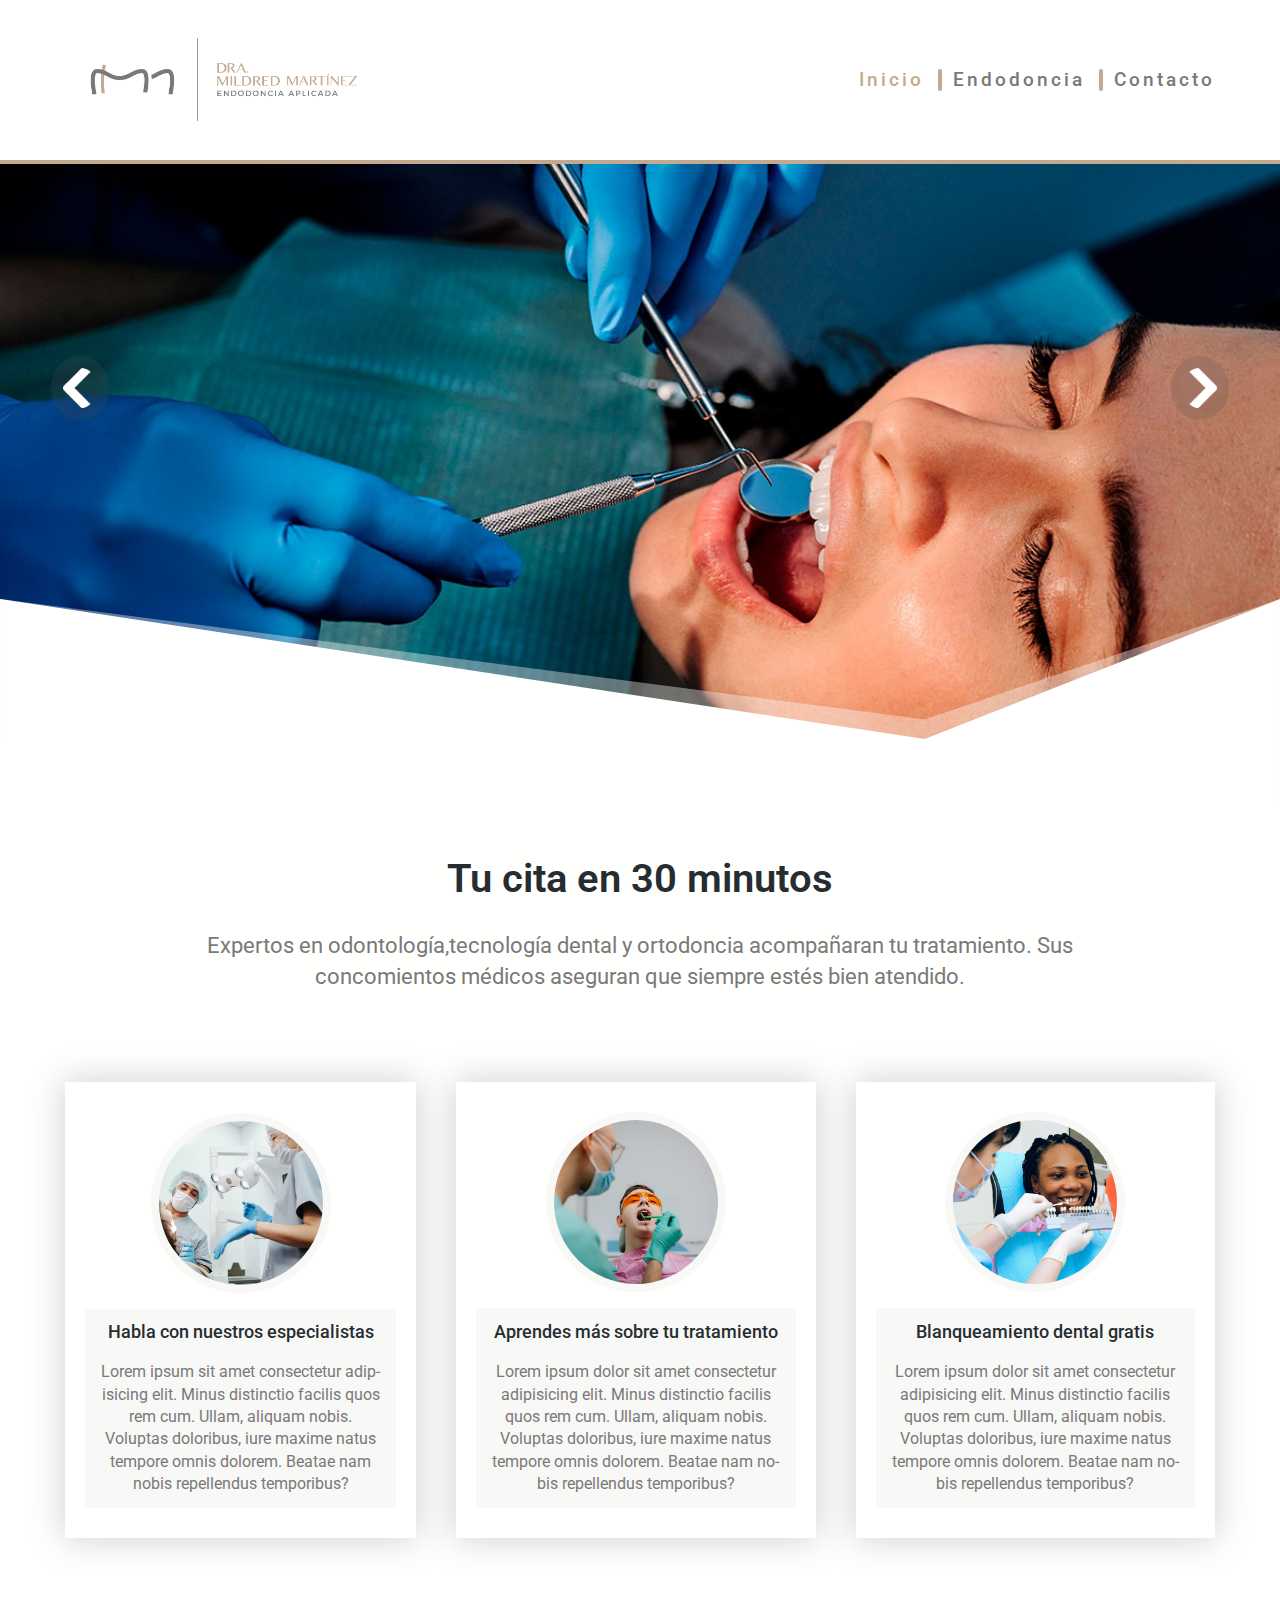
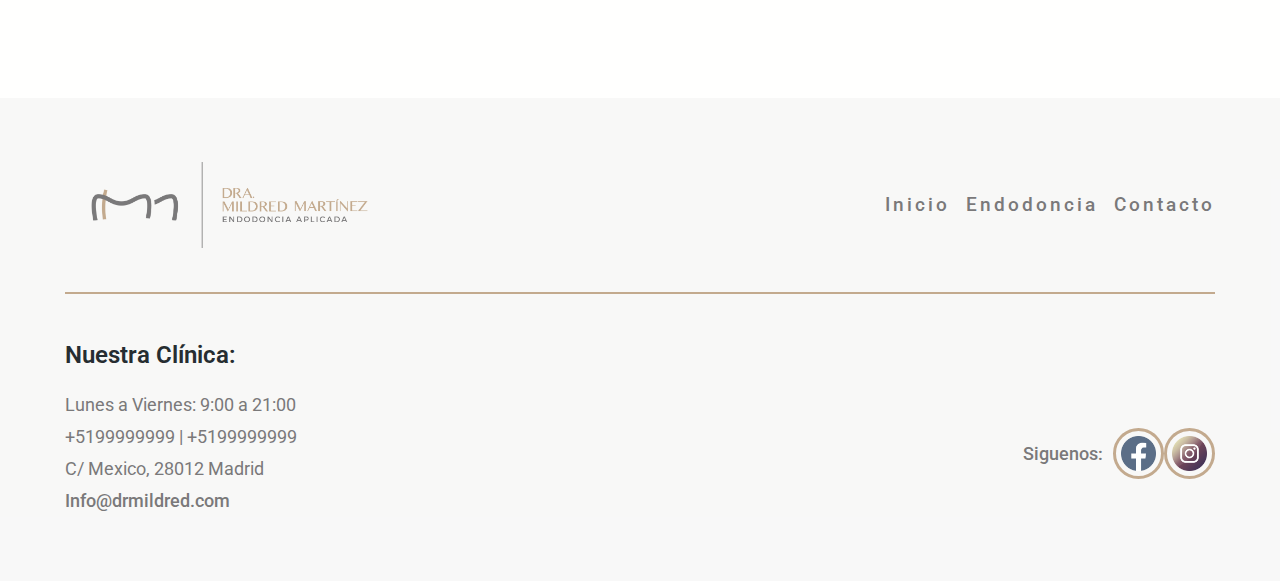
<file: index.html>
<!DOCTYPE html>
<html lang="en">
<head>
    <meta charset="UTF-8">
    <meta http-equiv="X-UA-Compatible" content="IE=edge">
    <!-- Primary Meta Tags -->
<title>Dr Mildred | Endodoncia</title>
<meta name="title" content="Dr Mildred | Endodoncia">
<meta name="description" content="Bienvenido, soy Mildred Martinez especialista en endodoncia, reserva para tu cita.">

<!-- Open Graph / Facebook -->
<meta property="og:type" content="website">
<meta property="og:url" content="https://metatags.io/">
<meta property="og:title" content="Dr Mildred | Endodoncia">
<meta property="og:description" content="Bienvenido, soy Mildred Martinez especialista en endodoncia, reserva para tu cita.">
<meta property="og:image" content="https://ginolevano.com/clientes/dentist/assets/logometa.jpg">

<!-- Twitter -->
<meta property="twitter:card" content="summary_large_image">
<meta property="twitter:url" content="https://metatags.io/">
<meta property="twitter:title" content="Dr Mildred | Endodoncia">
<meta property="twitter:description" content="Bienvenido, soy Mildred Martinez especialista en endodoncia, reserva para tu cita.">
<meta property="twitter:image" content="https://metatags.io/assets/meta-tags-16a33a6a8531e519cc0936fbba0ad904e52d35f34a46c97a2c9f6f7dd7d336f2.png">

<meta name="viewport" content="width=device-width, initial-scale=1.0">
<title>DrMildred | Inicio </title>
<link rel="preconnect" href="https://fonts.googleapis.com">
<link rel="preconnect" href="https://fonts.gstatic.com" crossorigin>
<link href="https://fonts.googleapis.com/css2?family=Roboto:ital,wght@0,100;0,300;0,400;0,500;0,700;0,900;1,100;1,300;1,400;1,500;1,700&display=swap" rel="stylesheet">
<script defer src="js/app.js" ></script>
<script defer src="js/endondoncia.js" ></script>
<link rel="stylesheet" href="css/style.css">
</head>
<body>
    <div class="menu__cont">
        <nav class="menu wrapper">
            <div class="logo">
                <h1 class="logo__h1">
                    <a class="logo__a" title="Dr Mildred" href="index.html">
                        <img class="logo__img"
                        src="assets/logo.png" alt="Dr. Mildred" loading="lazy">
                    </a>
                </h1>
            </div>

            <div class="menu__movil">
                <div class="lines__menu"></div>
            </div>

            <div class="cont__menumovil">
                <ul class="menumovil__ul">
                    <li class="menumovil__li" > <a class="menumovil__a" title="Inicio" href="index.html"> Inicio </a> </li>
                    <li class="menumovil__li" > <a class="menumovil__a" title="Endodoncia" href="endodoncia.html"> Endodoncia </a> </li>
                    <li class="menumovil__li" > <a class="menumovil__a" title="Contacto" href="#"> Contacto </a> </li>
                </ul>
            </div>

            <ul class="menu__ul">
                <li class="menu__li active" > <a class="menu__a" title="Inicio" href="index.html"> Inicio </a>  </li>
                <li class="menu__li" > <a class="menu__a" title="Endodoncia" href="endodoncia.html"> Endodoncia </a>  </li>
                <li class="menu__li" > <a class="menu__a" title="Contacto" href="contacto.html"> Contacto </a>  </li>
                

            </ul>

            
    
        </nav>
    </div>
   
    <div class="cont__slider" >

        <div class="slider__imgs">
            <img class="img__pacientes active" src="assets/cita.jpg" alt="pacientes de la doctora mildred" loading="lazy">
            <img class="img__pacientes" src="assets/2.jpg" alt="pacientes de la doctora mildred" loading="lazy">
            <img class="img__pacientes" src="assets/portal.jpg" alt="pacientes de la doctora mildred" loading="lazy">    
        </div>

        <div class="cont__btns">

            <div class="arrows__cont">
                <div class="cont__arrows">
                    <img class=" arrows arrow__left" src="assets/arrow_left.png" alt="Dra Mildred">
                    <img class=" arrows arrow__right" src="assets/arrow_right.png" alt="Dra Mildred">
                </div>
            </div>

            <div class="banner__vector">
                    
                <img class="img__vector" src="assets/vector.svg" alt="Dr Mildred" loading="lazy">
        
            </div>
        </div>

        <div class="title__contenido  ">
            <div class="wrapper title__all">
                <h2 class="title__h2">Tu cita en 30 minutos</h2>
                <p class="title__p">  Expertos en odontología,tecnología dental y ortodoncia acompañaran tu tratamiento. Sus concomientos médicos aseguran que siempre estés bien atendido. </p>
            </div>
        
            <div class="card__contenido wrapper  ">
                <div class="card__all ">
                    <img class="card__img" src="assets/3.jpg" alt="#">

                    <div class="texto__caja">
                        <h3 class="card__h3" > Habla con nuestros especialistas</h3>
                        <p class="card__p" > Lorem ipsum   sit amet consectetur adipisicing elit. Minus distinctio facilis quos rem cum. Ullam, aliquam nobis. Voluptas doloribus, iure maxime natus tempore omnis dolorem. Beatae nam nobis repellendus temporibus?</p>
                    </div>
                </div>

                <div class="card__all">
                    <img class="card__img treatment" src="assets/4.jpg" alt="#">


                    <div class="texto__caja">
                        <h3 class="card__h3" > Aprendes más sobre tu tratamiento</h3>
                        <p class="card__p" > Lorem ipsum dolor sit amet consectetur adipisicing elit. Minus distinctio facilis quos rem cum. Ullam, aliquam nobis. Voluptas doloribus, iure maxime natus tempore omnis dolorem. Beatae nam nobis repellendus temporibus?</p>
                    </div>
                </div>

                <div class="card__all">
                    <img class="card__img" src="assets/5.jpg" alt="#">


                    <div class="texto__caja">
                        <h3 class="card__h3" > Blanqueamiento dental gratis</h3>
                        <p class="card__p" > Lorem ipsum dolor sit amet consectetur adipisicing elit. Minus distinctio facilis quos rem cum. Ullam, aliquam nobis. Voluptas doloribus, iure maxime natus tempore omnis dolorem. Beatae nam nobis repellendus temporibus?</p>
                    </div>
                </div>

            
                
                
            </div> 

            <div class="lightbox">
                <div class="lightbox__cont  ">
                    <div class="lightbox__all wrapper">
                        
                        <div class="lightbox__x">
                            <div class="lightbox__conteiner"></div>
                        </div>
                        <div class="lightbox__card">
                            <img  class="lightbox__img" src="assets/3.jpg" alt="Paciente de la Dr Mildred" loading="lazy">
                            <p class="lightbox__p" >Lorem ipsum dolor sit amet consectetur adipisicing elit. Laboriosam quae autem quasi deleniti, accusamus nobis rerum atque minima eum corporis illo culpa, itaque provident, quisquam veritatis explicabo facere architecto. Officiis?</p>
                        </div>
    
                    </div>
                    
                </div>

                <div class="lightbox__cont  ">
                    <div class="lightbox__all wrapper">
                        
                        <div class="lightbox__x">
                            <div class="lightbox__conteiner"></div>
                        </div>
                        <div class="lightbox__card">
                            <img  class="lightbox__img" src="assets/4.jpg" alt="Paciente de la Dr Mildred" loading="lazy">
                            <p class="lightbox__p" >Lorem ipsum dolor sit amet consectetur adipisicing elit. Laboriosam quae autem quasi deleniti, accusamus nobis rerum atque minima eum corporis illo culpa, itaque provident, quisquam veritatis explicabo facere architecto. Officiis?</p>
                        </div>
    
                    </div>
                    
                </div>

                <div class="lightbox__cont  ">
                    <div class="lightbox__all wrapper">
                        
                        <div class="lightbox__x">
                            <div class="lightbox__conteiner"></div>
                        </div>
                        <div class="lightbox__card">
                            <img  class="lightbox__img" src="assets/5.jpg" alt="Paciente de la Dr Mildred" loading="lazy">
                            <p class="lightbox__p" >Lorem ipsum dolor sit amet consectetur adipisicing elit. Laboriosam quae autem quasi deleniti, accusamus nobis rerum atque minima eum corporis illo culpa, itaque provident, quisquam veritatis explicabo facere architecto. Officiis?</p>
                        </div>
    
                    </div>
                    
                </div>
                
                
            </div>
            

            <footer class="footer__cont">
        
                    <div class="footer__all wrapper">
                        <div class="logo__h1footer">
                            <a class="footerlogo__a" title="Dr Mildred" href="index.html">

                                <img  class="footer__img" src="assets/logo.png" alt="Doctora Mildred" loading="lazy">
                            </a>
                        </div>
    
                        <ul class="footer__ul ">
                            <li class="footer__li" > <a  class="footer__a" title="Inicio" href="#"> Inicio </a></li>
                            <li class="footer__li" > <a  class="footer__a" title="Endodoncia" href="#"> Endodoncia </a></li>
                            <li class="footer__li" > <a  class="footer__a" title="Contacto" href="#"> Contacto </a></li>
                        </ul>
                    </div>
                    <h2 class="footer__infoh2 wrapper "> Nuestra Clínica: </h2>

                    <div class="footer__allinfo wrapper ">

                        <div class="footer__info">
                            <ul class="footer__infoul">
                                <li class="footer__infoli" >Lunes a Viernes: 9:00 a 21:00</li>
                                <li class="footer__infoli" >+5199999999 | +5199999999 </li>
                                <li class="footer__infoli" > C/ Mexico, 28012 Madrid </li>
                                <li class="footer__infoli" > <a target="_blank" rel= "next" href="Mailto:Info@drmildred.com?subject=Hola Doctora Mildred "> Info@drmildred.com </a> </li>
                            </ul>
                            
                            
                       
                                <ul class="footer__rrssul">
                                    <li class="siguenos__rrss">Siguenos:</li>
                                    <li class="footer__rrssli"> <a class="footer__infoa" href="#"> <img class="footer__rrssimg" src="assets/facebook.png" alt="Facebook" loading="lazy"></a> </li>
                                    <li class="footer__rrssli"> <a class="footer__infoa" href="#"> <img class="footer__rrssimg" src="assets/instagram.png" alt="Instagram" loading="lazy"></a> </li>
                                </ul>
                           
                        </div>
                    </div>
        
            </footer>

           
            
        
        </div>
       

        
    </div>
    
    
   

    
   
    

   
    
</body>
</html>
</file>
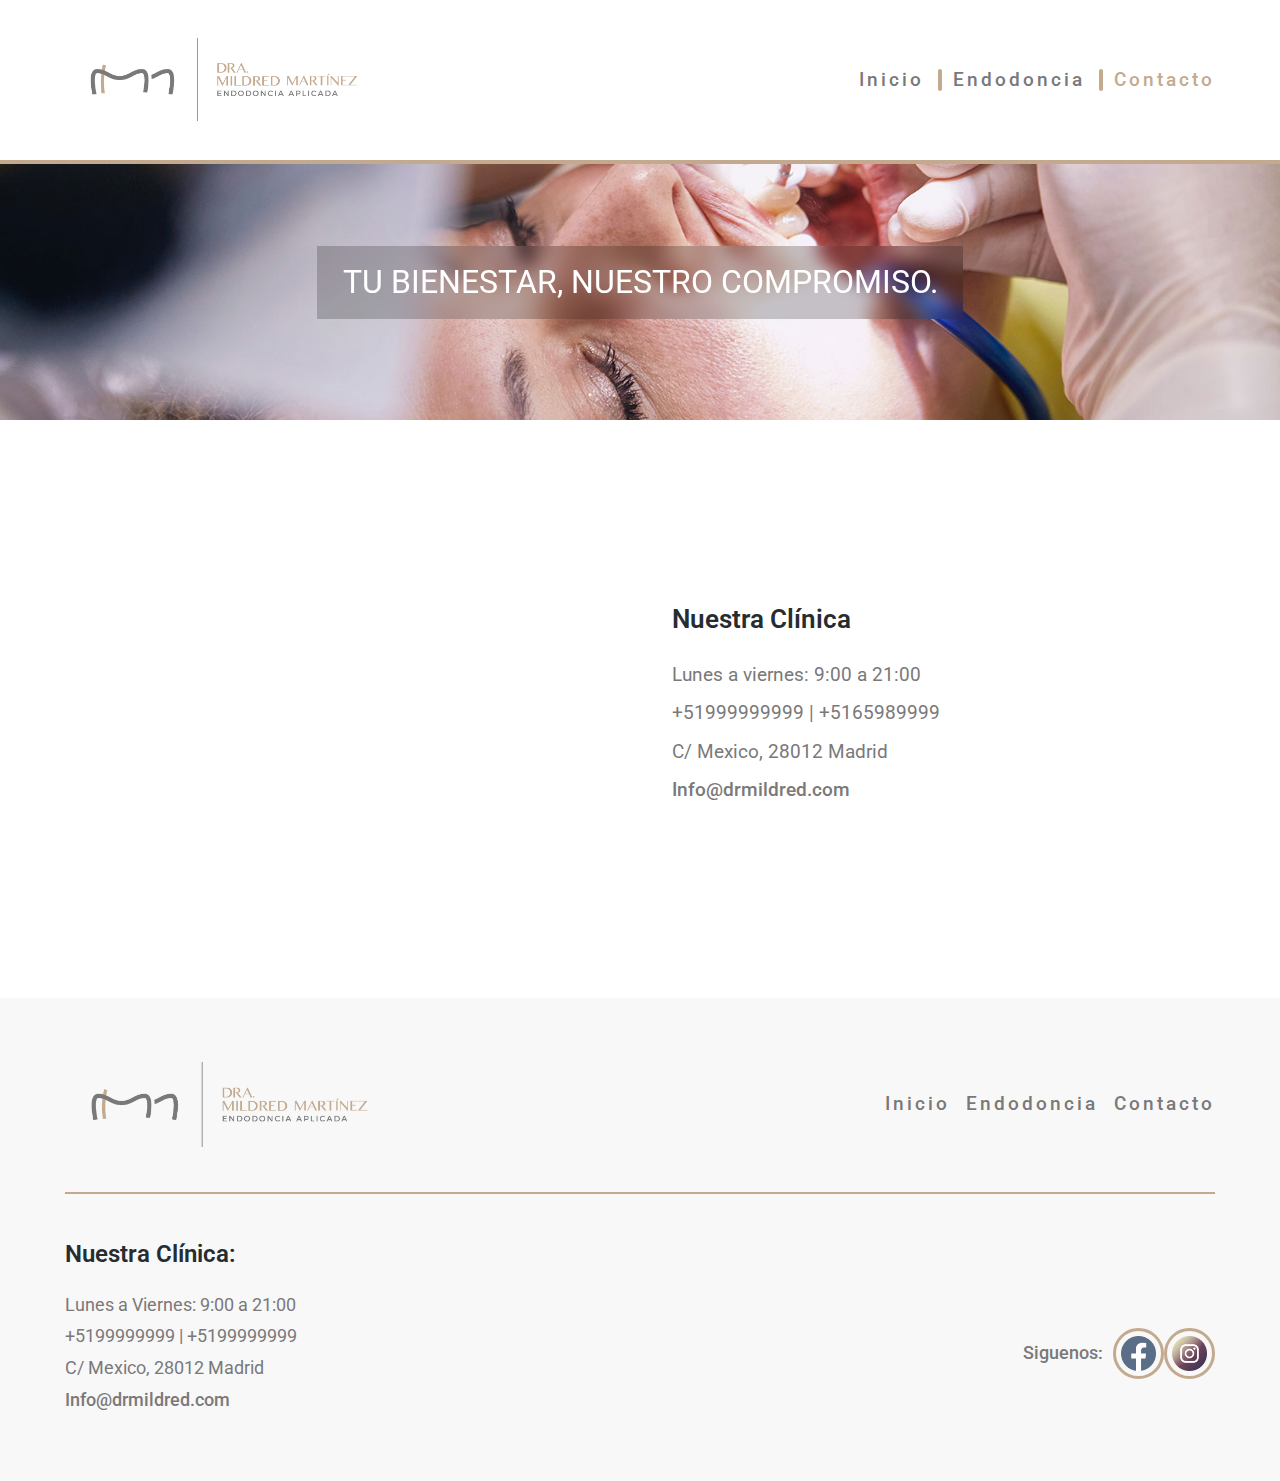
<file: contacto.html>
<!DOCTYPE html>
<html lang="en">
<head>
    <meta charset="UTF-8">
    <meta http-equiv="X-UA-Compatible" content="IE=edge">
    <meta name="viewport" content="width=device-width, initial-scale=1.0">
    <title>DrMildred | Endodoncia </title>
    <link rel="preconnect" href="https://fonts.googleapis.com">
    <link rel="preconnect" href="https://fonts.gstatic.com" crossorigin>
    <link href="https://fonts.googleapis.com/css2?family=Roboto:ital,wght@0,100;0,300;0,400;0,500;0,700;0,900;1,100;1,300;1,400;1,500;1,700&display=swap" rel="stylesheet">
    <script defer src="js/app.js" ></script>
    <script defer src="js/endondoncia.js">  </script>
    <link rel="stylesheet" href="css/style.css">
</head>
<body>
    <div class="menu__cont">
        <nav class="menu wrapper">
            <div class="logo">
                <h1 class="logo__h1">
                    <a class="logo__a" title="Dr Mildred" href="index.html">
                        <img class="logo__img"
                        src="assets/logo.png" alt="Dr. Mildred" loading="lazy">
                    </a>
                </h1>
            </div>

            <div class="menu__movil">
                <div class="lines__menu"></div>
            </div>


            <div class="cont__menumovil">
                <ul class="menumovil__ul">
                    <li class="menumovil__li" > <a class="menumovil__a"  title="Inicio" href="index.html"> Inicio </a> </li>
                    <li class="menumovil__li" > <a class="menumovil__a"  title="Endodoncia" href="endodoncia.html"> Endodoncia </a> </li>
                    <li class="menumovil__li" > <a class="menumovil__a"  title="Contacto" href="contacto.html"> Contacto </a> </li>
                </ul>
            </div>

            <ul class="menu__ul">
                <li class="menu__li" > <a class="menu__a" title="Inicio" href="index.html"> Inicio </a>  </li>
                <li class="menu__li " > <a class="menu__a" title="Endodoncia" href="endodoncia.html"> Endodoncia </a>  </li>
                <li class="menu__li active" > <a class="menu__a" title="Contacto" href="contacto.html"> Contacto </a>  </li>
                

            </ul>

            
    
        </nav>
    </div>




    <div class="banner__contact">
        <div class="banner__conteiner">
            <img class="banner__img" src="assets/02.2.jpg" loading="lazy" alt="Imagen de pacientes">
            <div class="banner__conteinerh2">
                <h2 class="banner__h2" > Tu bienestar, nuestro compromiso. </h2>
            </div>
        </div>
    </div>


    <div class="contact__all">
        <div class="contactmap__cont wrapper">

            <div class="conteiner contact__map"> 
                
                <iframe class="map" src="https://www.google.com/maps/embed?pb=!1m18!1m12!1m3!1d5216.913930676865!2d-3.691467419584206!3d40.405368567193364!2m3!1f0!2f0!3f0!3m2!1i1024!2i768!4f13.1!3m3!1m2!1s0xd4226244653ea03%3A0xd2eeb9d69003a049!2sAtocha!5e0!3m2!1sen!2ses!4v1656101688088!5m2!1sen!2ses" width="600" height="450" style="border:0;" allowfullscreen="" loading="lazy" referrerpolicy="no-referrer-when-downgrade"></iframe>

            </div>

            <div class="conteiner contact__info">

                <ul class="contact__ul">
                    <li class="contact__li" >Nuestra Clínica</li>
                    <li class="contact__li" >Lunes a viernes: 9:00 a 21:00</li>
                    <li class="contact__li" >+51999999999 | +5165989999</li>
                    <li class="contact__li" >C/ Mexico, 28012 Madrid</li>
                    <li class="contact__li" > <a target="_blank" href="Mailto:Info@drmildred.com?subject=Hola Doctora Mildred "> Info@drmildred.com </a> </li>
                </ul>

            </div>
        </div>
    </div>




        <footer class="footer__cont footer">

            <div class="footer__all wrapper">
                <div class="logo__h1footer">
                    <a class="footerlogo__a" href="index.html">

                        <img  class="footer__img" src="assets/logo.png" alt="Doctora Mildred" loading="lazy">
                    </a>
                </div>

                <ul class="footer__ul ">
                    <li class="footer__li" > <a  class="footer__a" href="#"> Inicio </a></li>
                    <li class="footer__li" > <a  class="footer__a" href="#"> Endodoncia </a></li>
                    <li class="footer__li" > <a  class="footer__a" href="#"> Contacto </a></li>
                </ul>
            </div>
            <h2 class="footer__infoh2 wrapper "> Nuestra Clínica: </h2>

            <div class="footer__allinfo wrapper ">

                <div class="footer__info">
                    <ul class="footer__infoul">
                        <li class="footer__infoli" >Lunes a Viernes: 9:00 a 21:00</li>
                        <li class="footer__infoli" >+5199999999 | +5199999999 </li>
                        <li class="footer__infoli" > C/ Mexico, 28012 Madrid </li>
                        <li class="footer__infoli" > <a target="_blank" rel= "next" href="Mailto:Info@drmildred.com?subject=Hola Doctora Mildred "> Info@drmildred.com </a> </li>
                    </ul>


                        <ul class="footer__rrssul">
                            <li class="siguenos__rrss">Siguenos:</li>
                            <li class="footer__rrssli"> <a class="footer__infoa" href="#"> <img class="footer__rrssimg" src="assets/facebook.png" alt="Facebook" loading="lazy"></a> </li>
                            <li class="footer__rrssli"> <a class="footer__infoa" href="#"> <img class="footer__rrssimg" src="assets/instagram.png" alt="Instagram" loading="lazy"></a> </li>
                        </ul>
                </div>
            </div>

        </footer>


        
    
    
    
    
    
</body>
</html>
</file>
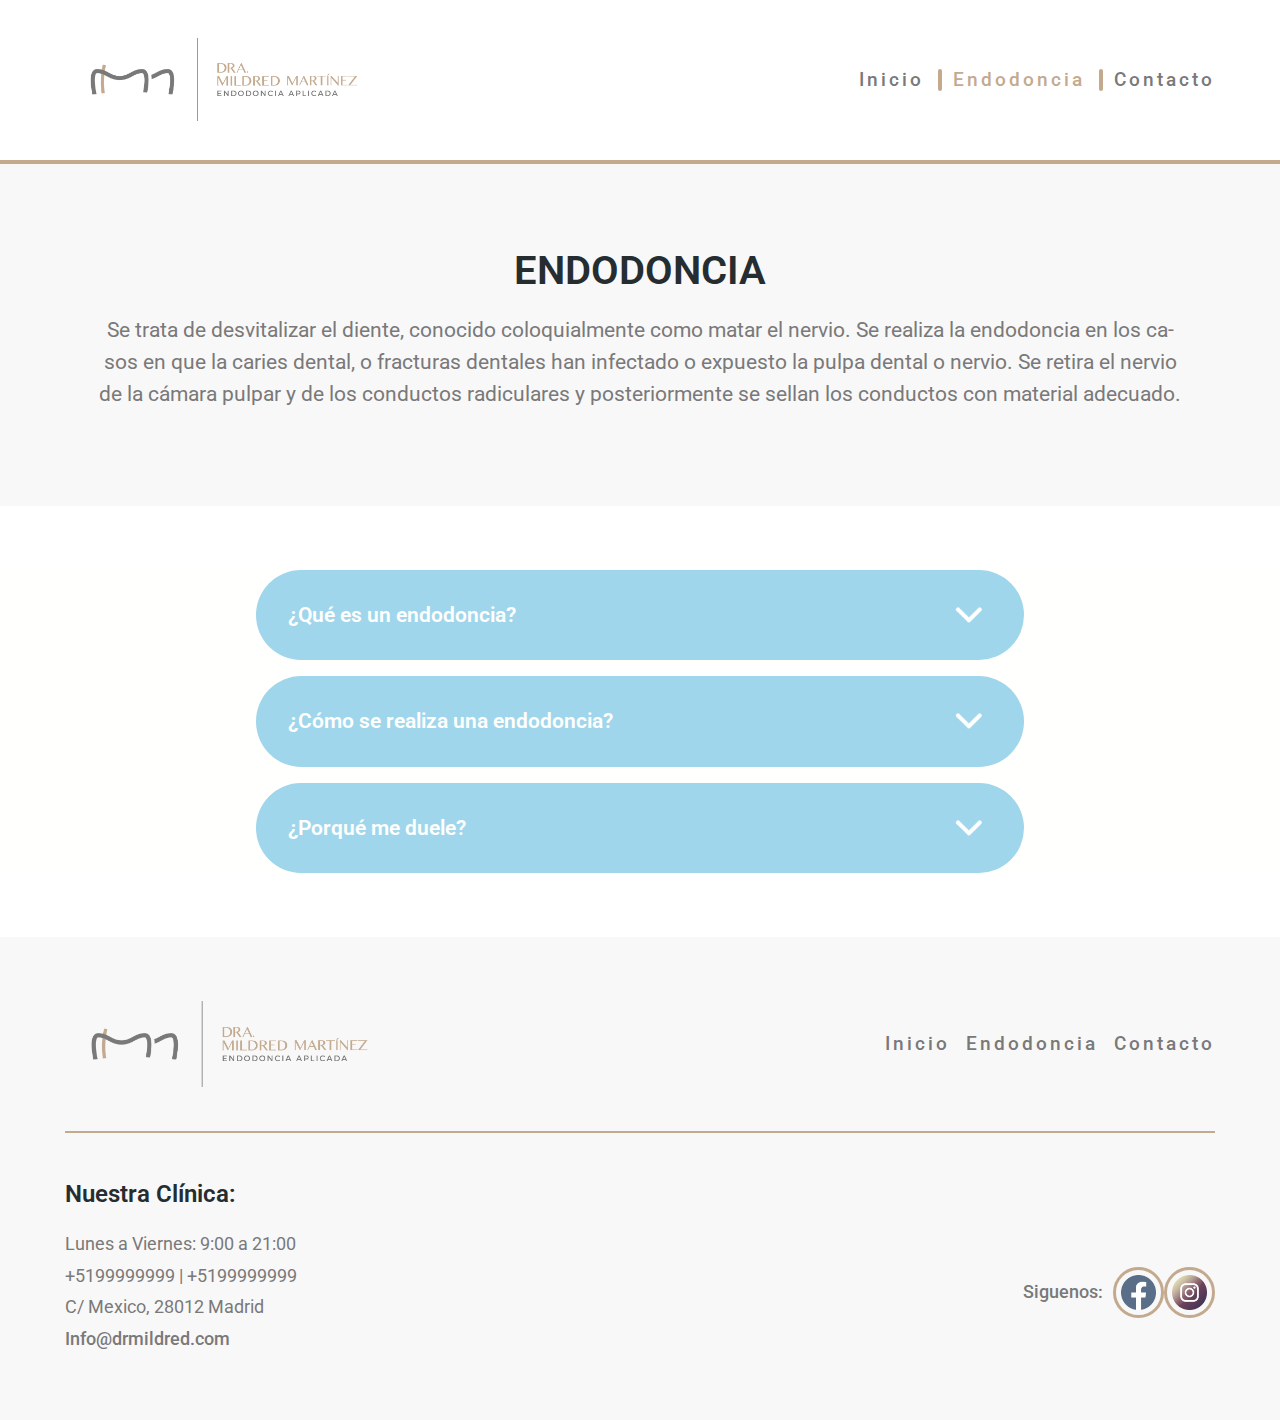
<file: endodoncia.html>
<!DOCTYPE html>
<html lang="en">
<head>
    <meta charset="UTF-8">
    <meta http-equiv="X-UA-Compatible" content="IE=edge">
    <meta name="viewport" content="width=device-width, initial-scale=1.0">
    <title>DrMildred | Endodoncia </title>
    <link rel="preconnect" href="https://fonts.googleapis.com">
    <link rel="preconnect" href="https://fonts.gstatic.com" crossorigin>
    <link href="https://fonts.googleapis.com/css2?family=Roboto:ital,wght@0,100;0,300;0,400;0,500;0,700;0,900;1,100;1,300;1,400;1,500;1,700&display=swap" rel="stylesheet">
    <script defer src="js/app.js" ></script>
    <script defer src="js/endondoncia.js">  </script>
    <link rel="stylesheet" href="css/style.css">
</head>
<body>
    <div class="menu__cont">
        <nav class="menu wrapper">
            <div class="logo">
                <h1 class="logo__h1">
                    <a class="logo__a" title="Dr Mildred" href="index.html">
                        <img class="logo__img"
                        src="assets/logo.png" alt="Dr. Mildred" loading="lazy">
                    </a>
                </h1>
            </div>

            <div class="menu__movil">
                <div class="lines__menu"></div>
            </div>

            <div class="cont__menumovil">
                <ul class="menumovil__ul">
                    <li class="menumovil__li" > <a class="menumovil__a"  title="Inicio" href="index.html"> Inicio </a> </li>
                    <li class="menumovil__li" > <a class="menumovil__a"  title="Endodoncia" href="endodoncia.html"> Endodoncia </a> </li>
                    <li class="menumovil__li" > <a class="menumovil__a"  title="Contacto" href="contacto.html"> Contacto </a> </li>
                </ul>
            </div>

            <ul class="menu__ul">
                <li class="menu__li" > <a class="menu__a" title="Inicio" href="index.html"> Inicio </a>  </li>
                <li class="menu__li active" > <a class="menu__a" title="Endodoncia" href="endodoncia.html"> Endodoncia </a>  </li>
                <li class="menu__li" > <a class="menu__a" title="Contacto" href="contacto.html"> Contacto </a>  </li>
                

            </ul>

            
    
        </nav>
    </div>



    <div class="title__conten ">
        <h2 class="title__contenh2 wrapper">  ENDODONCIA  </h2>
        <p class="title__contenp wrapper" > Se trata de desvitalizar el diente, conocido coloquialmente como matar el nervio. Se realiza la  endodoncia en los casos en que la caries dental, o   fracturas dentales han infectado o expuesto la pulpa  dental o nervio. Se retira el nervio de la cámara    pulpar y de los conductos radiculares y posteriormente     se sellan los conductos con material adecuado. </p>
    </div>


    <div class="acordeon__conten">

        <div class="acordeon__all wrapper">

            <div class="acordeon">
                <div class="acordeon__titlecont">

                    <h3 class="acordeon__title">¿Qué es un endodoncia?</h3>
                    <img class="arrow__title" src="assets/arrow_right.png" alt="">

                </div>

                <div class="acordeon__info">

                        <div class="accordion__info">
                            <p class="acordeon__p">
                                Una endodoncia es lo que popularmente se conoce como <span class="acordeon__spam">“matar el nervio”</span>, y se refiere al tratamiento  de conductos deldiente. A través de este tratamiento, el odontólogo elimina, de forma total o parcial, la pulpa del    diente para posteriormente proceder a su sellado. <span class="acordeon__spam">La endodoncia se suele realizar cuando la caries ha alcanzado la pulpa causando su infección, pero esta no es la única causa.</span> Otras causas que pueden generar una pulpitis y  necesitar por tanto un tratamientode endodoncia son:
                                Fracturaso traumatismos dentales. Desgastedental provocado,entreotros,  por   hábitos comoel bruxismo.
                                
                            </p>
        
                            <img class="acordeon__img" src="assets/01.1.jpg" alt="fotografia de paciente realizando una endodoncia" loading="lazy">
                        
                        </div>
                
                </div>

            </div>

            <div class="acordeon">
                <div class="acordeon__titlecont">

                    <h3 class="acordeon__title"> ¿Cómo se realiza una endodoncia? </h3>
                    <img class="arrow__title" src="assets/arrow_right.png" alt="">

                </div>

                <div class="acordeon__info">

                    <div class="accordion__info">

                        <p class="acordeon__p">
                            
                            La realización de una <span class="acordeon__spam"> endodoncia </span> precisa de anestesia local. Primero se realiza un  orificio en la corona 
                            deldiente para poder extraer la pulpa afectada y proceder a la limpieza 
                            y sellado del conducto.Tras este proceso, el diente queda totalmente 
                            insensibilizado.
                            
                        </p>
    
                        <img class="acordeon__img" src="assets/02.2.jpg" alt="fotografia de paciente realizando una endodoncia" loading="lazy">
                    </div>
                
                </div>

            </div>

            <div class="acordeon">
                <div class="acordeon__titlecont">

                    <h3 class="acordeon__title"> ¿Porqué me duele? </h3>
                    <img class="arrow__title" src="assets/arrow_right.png" alt="">

                </div>

                <div class="acordeon__info">

                    <div class="accordion__info">

                        <p class="acordeon__p">
                            <span class="acordeon__spam">Lo más seguro es que hayas dejado  pasar mucho
                                tiempo desde la ultima cita con tu   dentista,</span> 
                            cuando hay un daño avanzado en el diente 
                            el diente responde con <span class="acordeon__spam">dolor</span>  espontáneo de leve o 
                            intenso. <span class="acordeon__spam">Soy Mildred Martinez Cortes</span>,Odontologa 
                            de profesión, con especialidad en Endodoncia.
                            apasionada de la odontología. Confía, estas en 
                            buenas manos.
                            
                            
                        </p>
    
                        <img class="acordeon__img" src="assets/03.jpeg" alt="fotografia de paciente realizando una endodoncia" loading="lazy">
                    </div>
                
                </div>

            </div>
        </div>
    </div>








        <footer class="footer__cont footer">

            <div class="footer__all wrapper">
                <div class="logo__h1footer">
                    <a class="footerlogo__a" href="index.html">

                        <img  class="footer__img" src="assets/logo.png" alt="Doctora Mildred" loading="lazy">
                    </a>
                </div>

                <ul class="footer__ul ">
                    <li class="footer__li" > <a  class="footer__a" href="#"> Inicio </a></li>
                    <li class="footer__li" > <a  class="footer__a" href="#"> Endodoncia </a></li>
                    <li class="footer__li" > <a  class="footer__a" href="#"> Contacto </a></li>
                </ul>
            </div>
            <h2 class="footer__infoh2 wrapper "> Nuestra Clínica: </h2>

            <div class="footer__allinfo wrapper ">

                <div class="footer__info">
                    <ul class="footer__infoul">
                        <li class="footer__infoli" >Lunes a Viernes: 9:00 a 21:00</li>
                        <li class="footer__infoli" >+5199999999 | +5199999999 </li>
                        <li class="footer__infoli" > C/ Mexico, 28012 Madrid </li>
                        <li class="footer__infoli" > <a target="_blank" rel= "next" href="Mailto:Info@drmildred.com?subject=Hola Doctora Mildred "> Info@drmildred.com </a> </li>
                    </ul>


                        <ul class="footer__rrssul">
                            <li class="siguenos__rrss">Siguenos:</li>
                            <li class="footer__rrssli"> <a class="footer__infoa" href="#"> <img class="footer__rrssimg" src="assets/facebook.png" alt="Facebook" loading="lazy"></a> </li>
                            <li class="footer__rrssli"> <a class="footer__infoa" href="#"> <img class="footer__rrssimg" src="assets/instagram.png" alt="Instagram" loading="lazy"></a> </li>
                        </ul>
                </div>
            </div>

        </footer>


        
    
    
    
    
    
</body>
</html>
</file>
<file: css/style.css>
:root{
    --roboto    : 'Roboto', sans-serif;
    --gris      : #7a797a;
    --grisT     : #e8e8e84a;
    --gold      : #c3aa8e;
    --lightBlue : #9fd6eb;
    --black     : #262d31;
    --blanco    : #FFFFFE;
}

root{
    --color-primario   : #181818;
    --color-secundario : #f0f0f0;
    --tipo-principal   : Helvetica, Arial, sans-serif;
    --tipo-secundaria  : Verdana;
}

@media (prefers-color-scheme: dark) {
    :root{
    --color-primario   : #f0f0f0;
    --color-secundario : black;  
    }
}

@media (prefers-contrast: high){
    :root{
    --color-primario   : black;
    --color-secundario : white; 
}
}
* {
    margin: 0;
    padding: 0;
    border: 0;
    box-sizing: border-box;
    vertical-align: baseline;
}

img , picture , video , iframe , figure{
    max-width: 100%;
    width: 100%;
    display: block;
    object-fit: cover;        
    object-position: center center;
}

a {
    display: block;
}
p a {
    display: inline;
}

li {
    list-style-type: none;
}

html {
    scroll-behavior: smooth;
}

h1 , h2 , h3 , h4 , h5 , h6 , p ,span , a , strong , blockquote , i , b , u , em {
    font-size: 1em;
    font-weight: inherit;
    font-style: inherit;
    text-decoration: none;
    color:inherit;
}

blockquote:before, blockquote:after, q:before, q:after {
    content: '';
    content: none;
}

::selection {
    background-color: var(--color-primario);
    color: var(--color-secundario);
}

form , input, textarea, select , button , label{
    font-family: inherit;
    font-size: inherit;
    hyphens: auto;
    background-color: transparent;
    display: block;
    color:inherit;
    appearance: none;
}

table , tr , td {
    border-collapse: collapse;
    border-spacing: 0;
}

svg{
    width: 100%;
    display: block;
    fill: currentColor;
}

/* (Probándolo, no usar en producción) En el caso de añadir una  */
/* p svg{
    display: inline;
    width: initial;
} */
  /* Configuramos la tipografía para toda la web */

body {
    min-height  : 100vh;
    font-size   : 100%;
    font-family : var(--tipo-principal);
    color       : var(--color-primario);
    background-color: var(--color-secundario);
    /* opcional */ line-height: 1.4em;
    /* opcional */ hyphens: auto;
    /* opcional */ font-smooth: always;
    /* opcional */ -webkit-font-smoothing: antialiased;
    /* opcional */ -moz-osx-font-smoothing: grayscale;
} 


::-webkit-scrollbar {
    width: 10px;
  }
  
  Track */
 ::-webkit-scrollbar-track {
    box-shadow: inset 0 0 5px grey; 
    /* border-radius: 10px; */
  }
   
  /* Handle */
   ::-webkit-scrollbar-thumb {
    background:  var(--gold); 
    border-radius: 10px;
  }
  
  /* Handle on hover */
  ::-webkit-scrollbar-thumb:hover {
    background: var(--gris); 
  }
.wrapper{
    max-width: 1150px;
    width: 100%;
    margin: auto;
}

.menu__cont{
    /* background-color: blue; */
    border-bottom: 4px solid var(--gold);
}
.menu{
    /* background-color: greenyellow; */
    display: flex;
    align-items: center;
    justify-content: center;
    padding: 3% 0% 3% 0%;
}
.logo__h1{
    width: 50%;
}

.menu__movil{
    min-width: 60px;
    max-width: 60px;
    min-height: 5vh;
    background-color:var(--lightBlue);
    border-radius: 50%;
    position: relative;
    display: none;
    cursor: pointer;
    margin-right: 2%;
    border: 4px solid var(--gold);
}
.lines__menu{
    width : 40px;
    min-height: 5px;
    background-color: var(--gold);
    top: 14px;
    left: 6px;
    position: absolute;
    transition: all .5s cubic-bezier(0.25, 0.1, 0, 1.21);
    
}
.active.lines__menu{
    width: 0px;
    transition: all .5s cubic-bezier(0.25, 0.1, 0, 1.21);
} 
.lines__menu::before{
    content: "";
    display: block;
    width :  40px;
    min-height: 5px;
    background-color: var(--gold);
    position: absolute;
    top: 10px;
    transition: all .5s cubic-bezier(0.25, 0.1, 0, 1.21)

}
.active.lines__menu::before{
    transform:rotate(90deg);
    transition: all .5s cubic-bezier(0.18, 0.89, 0.32, 1.28);
} 
.lines__menu::after{
    content:"";
    display: block;
    width:40px;
    min-height: 5px;
    background-color: var(--gold);
    position: absolute;
    top: 20px;
    transition: all .5s cubic-bezier(0.25, 0.1, 0, 1.21);
}
.active.lines__menu::after{
    width: 0px;
    transition: all .5s cubic-bezier(0.25, 0.1, 0, 1.21);
}

.cont__menumovil{
    width: 100vw;
    height: 100vw;
    background-color: var(--lightBlue);
    position: absolute;
    top: 14px;
    z-index: 2;
    display: none;
    
}
.menumovil__ul{
    width: 100%;
    height: 100%;
    display: flex;
    flex-direction: column;
    justify-content: center;
    align-items: center;
}

.menumovil__a{
    font-family: var(--roboto);
    font-size: 4rem;
    line-height: 2em;
    font-weight: 600;
    color: var(--gold);
    position: relative;
}
.menumovil__a::before{
    content: "";
    display: block;
    width: 100%;
    height: 5px;
    background-color: var(--gold);
    position: absolute;
    bottom: 20px;
    transform: scale(0);
    transform-origin: center;
    transition: all .5s cubic-bezier(0.25, 0.1, 0, 1.21) ;
}
:hover.menumovil__a::before{
    transform: scale(1);
    transform-origin: center;
    transition: all .5s cubic-bezier(0.25, 0.1, 0, 1.21) .1s;
}
.menu__ul{
    display: flex;
    align-items: center;
}
.menu__li{
    color: var(--gris);
    font-family: var(--roboto);
    font-weight: 500;
    letter-spacing: 3px;
    position: relative;
    transition: all .6s ease;

}
.menu__li:hover{
    color: var(--gold);
    transition: all .5s ease;

}
.active.menu__li{
    color: var(--gold);
}
.menu__a{
    font-size: 1.2rem;
}

.menu__li:not(:last-child){
    margin-right: 1.8rem;
}

.menu__li:not(:first-child)::before{
    content: "";
    width: 4px;
    height: 100%;
    border-radius: 10px;
    background-color: var(--gold);
    margin-left:-15px;
    position: absolute;
}
.menu__li::after{
    content: "";
    width: 100%;
    height: 10%;
    background-color: var(--gold);
    position: absolute;
    bottom: -6px;
    transition: all .6s ease;
    transform: scale(0);
	transform-origin: center;

}

:hover.menu__li::after{
    transform: scale(1);
	transform-origin: center;
    transition: all .5s ease;

    
}

 


.cont__slider{
   width: 100%;
   height:20vh;
   position: relative;
}

.slider__imgs{
    position: relative;
    width: 100%;
    height: 50vw;
}

.img__pacientes{
    width: 100%;
    max-height: 100%;
    object-fit: cover;
    object-position: center;
    position: absolute;
    opacity: 0;
    transition: all 1.5s cubic-bezier(0.54, 0.26, 0.32, 0.88);
}

.active{
    opacity: 1;
    transition: all 2.5s cubic-bezier(0.54, 0.26, 0.32, 0.88);
}
.cont__btns{
    position: absolute;
    width: 100%;
    top: calc(10vw * 1.5);
}
.arrows__cont{
   
   
}
.cont__arrows{
    display: flex;
    justify-content: space-between;
    align-items: center;
    padding: 0% 4% 0% 4%;
}
.arrows{
    width: 4.5vw;
    height: 5vw;
    background-color: rgba(82, 82, 82, 0.2);
    padding: 1%;
    border-radius: 50%;
    cursor: pointer;
    backdrop-filter: blur(2px);
}

.banner__vector{
    position: relative;
    width: 100%;
}
.img__vector{
    width: 100vw;
    position: absolute;
    top:calc(10vw * 1.4);
    
}

.title__contenido{
    position: absolute;
    width: 100%;
    background-color: var(--blanco);
    padding: 5% 0% 5% 0%;
}

.title__all{
    width: 70%;
}
.title__h2{
    font-size: 2.5em;
    font-family: var(--roboto);
    font-weight: 600;
    color: var(--black);
    text-align: center;
    margin-bottom: 1em;
}
.title__p{
    
    font-size: 1.4em;
    font-family: var(--roboto);
    text-align: center;
    color: var(--gris);
    margin-bottom: 4em;
    line-height: 1.4em;
}

.card__contenido{
    width: 100%;
    display: flex;
    justify-content: center;
    margin-bottom: 2rem;
}


.card__all{
    background-color: var(--blanco);
    display: flex;
    flex-direction: column;
    justify-content: center;
    align-items: center;
    padding: 30px 20px 30px 20px;
    box-shadow: 0px 0px 32px 1px rgba(92,92,92,0.29);
    transition: all .1s cubic-bezier(1,-0.49,.10,1.53) .1s;
    cursor: pointer;
    pointer-events: auto;
}
.card__all:hover{

    box-shadow: 0px 0px 32px -11px rgba(92,92,92,0.29);
    transition: all .1s cubic-bezier(1,-0.49,.10,1.53) ;
}
.card__all:not(:last-child){
    margin-right: 40px;
}


.card__img{
    width: 180px;
    height: 180px;
    border-radius: 50%;
    margin-bottom: 1em;
    object-fit: cover;
    object-position: right;
    border: 8px solid var(--grisT);
    
}
.treatment{
    object-fit: cover;
    object-position: center;
}


.texto__caja{
    width: 100%;
    background-color: var(--grisT);
    padding: 4%;
}
.card__h3{
    text-align: center;
    font-family: var(--roboto);
    font-size: 1.1em;
    font-weight: 500;
    margin-bottom: 1em;
    color: var(--black);
}
.card__p{
    font-family: var(--roboto);
    text-align: center;
    color: var(--gris);
}
.lightbox{
    position: relative;
}
.lightbox__cont{
    
    width: 100%;
    height: 100vh;
    background-color: rgba(0, 0, 0, 0.845);
    backdrop-filter: blur(5px);
    position: absolute;
    position: fixed;
    bottom: 0px;
    display: none;
    z-index: 3;
}

.active.lightbox__cont{
    display: block;
    transition: all 1s ease;
    
}

.lightbox__all{
    width: 100%;
    height: 90vh;
    background-color: var(--blanco);
    margin-top: 4em;
    border-radius: 8px;
}

.lightbox__x{
   
}
.lightbox__conteiner{
    position: relative;
    cursor: pointer;
    margin-right: -4em;
}
.lightbox__conteiner::before{
    content: "";
    display: block;
    position: absolute;
    right: 0px;
    width: 1%;
    height: 50px;
    background-color: var(--blanco);    
    transform: rotate(45deg);
    border-radius: 10px;
 
}
.lightbox__conteiner::after{
    content: "";
    display: block;
    position: absolute;
    right: 0px;
    width: 1%;
    height: 50px;
    background-color: var(--blanco);
    transform: rotate(-45deg);
    border-radius: 10px;
}


.lightbox__card{
    width: 100%;
    height: 100vh;
    
    display: flex;
    flex-direction: column;
    /* justify-content: center; */
    align-items: center;
    padding: 2em;
   
}
.lightbox__img{
    width: 100%;
    height: 60vh;
    object-fit: cover;
    object-position: center;
}
.lightbox__p{
    margin-top: 2rem
}


.footer__cont{
    background-color: var(--grisT);
    position: relative;
    bottom: -8em;
    padding: 4em;
    
}

.footer__cont{
    width: 100%;
    
}

.footer__all{
    width: 100%;
    display: flex;
    align-items: center;
    justify-content: space-between;
    position: relative;
}
.footer__all::before{
    content: "";
    display: block;
    width: 100%;
    height: 2px;
    background-color: var(--gold);
    position: absolute;
    top: 130px;
}

.logo__h1footer{
    width: 40%;
}
.footer__ul{
    width: 100%;
    display: flex;
    justify-content: flex-end;
    align-items: center;

}
.footer__li{
    font-family: var(--roboto);
    color: var(--gris);
    font-weight: 500;
    letter-spacing:3px
}
.footer__li:not(:last-child){
    margin-right: 1em;
}
.footer__a{
    font-size: 1.2em;
    position: relative;
    transition: all .5s ease;
}
.footer__a:hover{
    color: var(--gold);
    transition: all .5s ease;
}
.footer__a::before{
    content: "";
    display: block;
    position: absolute;
    
    width: 100%;
    height: 10%;
    background-color: var(--gold);
    bottom: -6px;
    transform: scale(0%);
    transition: all .5s ease;
}

:hover.footer__a::before{
    transform: scale(100%);
    transition: all .5s ease;
   
}
.footer__allinfo{
    width: 100%;
    display: flex;
    
   
}
.footer__info{
    width: 100%;
    color: var(--gris);
    display: flex;
    align-items: center;
    justify-content: space-between;
}
.footer__infoh2{
    font-family: var(--roboto);
    font-size: 1.5em;
    margin-top: 4em;
    margin-bottom: 1em;
    color: var(--black);
    font-weight: 600;
}
.footer__infoul{
    width: 100%;
    font-family: var(--roboto);
}

.footer__infoli:last-child{
    font-weight: 500;
}
.footer__infoli{
    font-size: 1.1rem;
    line-height: 1.8em;
}
/* .footer__rrssh3{

} */
.footer__rrssul{
    width: 20%;
    display: flex;
    
}

.siguenos__rrss{
    display: flex;
    align-items: center;
    justify-content: center;
    font-family: var(--roboto);
    font-size: 1.1em;
    margin-right: 10px;
    font-weight: 500;
}
.footer__rrssli{
    width: 100%;
    
    border: 3px solid var(--gold);
    border-radius: 50%;
    padding: .3em;
}
.footer__rrssimg{
    width: 100%;
    filter: grayscale(80%);
    transition: all .1s ease;
}

.footer__rrssimg:hover{
    filter: grayscale(0%);
    transition: all .1s ease;
}

.footer{
    top: 0px;
}


.title__conten{
    padding: 6rem;
    background-color: var(--grisT);
    
}
.title__contenh2{   
    font-family: var(--roboto);
    font-weight: 600;
    color: var(--black);
    font-size: 2.5rem;
    text-align: center;
    margin-bottom: 2rem;

}
.title__contenp{
    font-family: var(--roboto);
    font-size: 1.3rem;
    text-align: center;
    line-height: 2rem;
    color:var(--gris)
}

.acordeon__conten{
    background-color: var(--blanco);
    margin-top: 4rem;
    margin-bottom: 4rem;
}
.acordeon__all{

    width: 80%;
}
.acordeon{
    /* background-color:var(--gold);
    border: 4px solid var(--gold); */

}

.acordeon:not(:last-child){
    margin-bottom: 1em;
}
.acordeon__titlecont{
    width: 100%;
    display: flex;
    justify-content: space-between;
    align-items: center;
    cursor: pointer;
    padding: 2em;
    background: var(--lightBlue);
    border-radius: 50px;
}


.acordeon__title{
    
    font-family: var(--roboto);
    font-weight: 600;
    color: var(--blanco);
    font-size: 1.3em;
}

.arrow__title{
    width: 2.2%;
    transform: rotate(90deg);
    transition: all .5s ease;
    margin-right: 1em;

}
.active.arrow__title{
    transform: rotate(-90deg);
    transition: all .5s ease;
}
.acordeon__info{
    background-color: var(--blanco);
    display: flex;
    justify-content: center;
    align-items: center;
    height: 0em;
    overflow: hidden;
    transition: all 1s ease;
    
}

.active.acordeon__info{
    height: 18em;
    transition: all .5s ease;
}

.accordion__info{
    padding: 2em;
    display: flex;
    justify-content: center;
    align-items: center;
    border-radius: 50px;
}

.acordeon__p{
    font-family: var(--roboto);
    width: 80%;
    margin-right: 20px;
    
}


.acordeon__spam{
    font-weight: 600;
}

.acordeon__img{
    width: 20%;
    height: 12vw;
    object-fit: cover;
    object-position: center;
}

.banner__contact{


}
.banner__conteiner{
    width: 100%;
    position: relative;
}
.banner__img{
    width: 100%;
    height: 20vw;
    object-fit: cover;
    object-position: center;
}

.banner__conteinerh2{
   
    display: flex;
    justify-content: center;
    align-items: center;
    background-color: red;
    
}
.banner__h2{
    font-family: var(--roboto);
    position: absolute;
    top:calc(8vw * .9);
    color: white;
    font-size: 2rem;
    font-weight: 400;
    background-color: rgba(0,0,0,0.2);
    backdrop-filter: blur(8px);
    padding: .8em;
    text-transform: uppercase;
   
}


.contact__all{
    width: 100%;
    display: flex;
    justify-content: center;
    align-items: center;
    padding: 4em;

}
.contactmap__cont{
    width: 100%;
    display: flex;
    align-items: center;
    justify-content: center;

}
.conteiner{
    width: 100%;
} 

.conteiner:not(:last-child){
    margin-right: 4em;
}
.contact__map{

}
.map{

}
.contact__ul{

}
.contact__li{
    font-family: var(--roboto);
    font-size: 1.2rem;
    font-family: var(--roboto);
    font-weight: 400;
    color: var(--gris);

}

.contact__li:not(:first-child){
    line-height: 2em;
}
.contact__li:first-child{
    margin-bottom: 1em;
    font-family: var(--roboto);
    font-size: 1.6rem;
    font-weight: 600;
    color: var(--black);
}
.contact__li:last-child{
    font-weight: 500;
}

@media screen and (max-width:1850px){
    .logo__h1{
        width: 50%;
    }

    .logo__img{
        width: 100%;
    }
    .acordeon__all{
        width: 60%;
    }

    .banner__h2{
        top:calc(8vw * .8);

    }
    .lightbox__cont{
        width: 100%;
    }
    .lightbox__all{
        width: 80%;
    }
}

@media only screen and (max-width:1328px) {
    .logo__h1{
        width: 40%;
    }

    .lightbox__cont{
        width: 100%;
    }
    .lightbox__all{
        width: 80%;
        margin-top: 4em;
    }
    
}
@media only screen and ( max-width: 1100px ) {

    .wrapper{
        max-width:1150px;
        margin: auto;
        width: 90%;
    }

    .logo__h1{
        width: 50%;
    }

    
    .logo__h1footer{
        width:100%;
        display:flex;
        justify-content: center;
        align-items: center;
    }

    .footerlogo__a{
        width: 60%;
    }
    .logo__img{
        width: 100%;
    }
    .menu__ul{
        display: none;
        
    }

    .menu__movil{
        /* min-width: 70px;
        max-width: 70px;
        max-height: 8vh;
        height: 6vw; */
        background-color: var(--lightBlue);
        border-radius: 50%;
        position: relative;
        display: block;
        cursor: pointer;
        margin-right: 2%;
        border: 4px solid var(--gold);
        z-index: 3;
        padding: 30px;
    }
    .lines__menu{
        /* width : 40px;
        min-height: 5px; */
        background-color: var(--gold);
        top: 18px;
        left: 10px;
        position: absolute;
        transition: all .5s cubic-bezier(0.25, 0.1, 0, 1.21);
        
    }
    .active.lines__menu{
        width: 0px;
        transition: all .5s cubic-bezier(0.25, 0.1, 0, 1.21);
    } 
    .lines__menu::before{
        content: "";
        display: block;
        width :  40px;
        min-height: 5px;
        background-color: var(--gold);
        position: absolute;
        top: 10px;
        transition: all .5s cubic-bezier(0.25, 0.1, 0, 1.21)
    
    }
    .active.lines__menu::before{
        transform:rotate(90deg);
        transition: all .5s cubic-bezier(0.18, 0.89, 0.32, 1.28);
    } 
    .lines__menu::after{
        content:"";
        display: block;
        width:40px;
        min-height: 5px;
        background-color: var(--gold);
        position: absolute;
        top: 20px;
        transition: all .5s cubic-bezier(0.25, 0.1, 0, 1.21)
    }
    .active.lines__menu::after{
        width: 0px;
        transition: all .5s cubic-bezier(0.25, 0.1, 0, 1.21)
    }
    
    .cont__menumovil{
        width: 100%;
        height: 100vh;
        background-color: var(--lightBlue);
        position: absolute;
        top: 0px;
        z-index: 2;
        display: block;
        pointer-events: auto;
        position: fixed;
        transform: translateX(100%);
        transition: all 1s ease ;

    }
    .active.cont__menumovil{
        transform: translateX(0%);
        transition: all .8s cubic-bezier(1,-0.49,.10,1.53) ;
    }

    .arrows{
        width: 5.5vw;
        height: 6vw;
    }

    .title__h2{
        margin-top: 1em;
    }

    .title__p{
        margin-bottom: 3.2em;
    }
    .card__contenido{
        display: flex;
        flex-direction: column;
        width: 50%;
        min-height: 100px;
        padding: 0% 5% 0% 5%;
    }
    
    .card__all{

    }
    .card__all:not(:last-child){
        margin-right: 0px;
        margin-bottom: 4em;
    }

    .footer__ul{
        display: none;
    }
    .footer__infoh2{
        margin-bottom:1em;
        margin-top: 4em;
        text-align: center;
    }

    .footer__info{
        display: flex;
        flex-direction: column;
        justify-content: center;
        align-items: center;
    }

    .footer__infoul{
        width: 100%;
        display: flex;
        flex-direction: column;
        justify-content: center;
        align-items: center;
    }

    .footer__rrssul{
        width: 70%;
        margin-top: 2em;
        display: flex;
        justify-content: center;
        align-items: center;
    }

    .siguenos__rrss{
        display: none;
    }    

    .footer__rrssli:not(:last-child){
        margin-right: .3em;
    }

    .footer__rrssli{
        width: 10%;
    }

    .footer__all::before{
        top: calc(100% * 1.3);
    }

    .title__contenh2{
        margin-bottom: 1em;
    }
    .banner__h2{
        top: calc(8vw * .8);
    }

    .lightbox__cont{
        width: 100%;
       
    }
    .lightbox__all{
        width: 80%;
        margin-top: 4em;
    }
}

@media only screen and (max-width:890px){

    .menu{
        width: 100%;
    }
    .arrows{
        width: 7.5vw;
        height: 8vw;
    }

    .wrapper{
        max-width:1150px;
        margin: auto;
        width: 100%;
    }

    
    .logo__h1{
        width: 100%;
    }
    .logo__img{
        width: 46%;
    }

    .card__contenido{
        width: 50%;
    }

    .footer__infoh2{
        margin-top: 4em;
        margin-bottom: 1em;
        color: var(--black);
    }

    .title__contenh2{
        margin-bottom: 1em;
    }

    .acordeon__info{
        width: 100%;
    }

    
    .acordeon__all{
        width: 90%;
    }
    .acordeon__p{
        width: 100%;
        margin-right: 0px;
    }
    
    .acordeon__img{
        display: none;
    }
    

    .banner__h2{
        font-size: 1.6em;
        top: calc(8vw * .7);
    }
    .contactmap__cont{
        width: 100%;
        display: flex;
        flex-direction: column-reverse;
        justify-content: center;
        align-items: center;
    }
    .conteiner:not(:last-child){
        margin-right: 0px;
    }
    .contact__ul{
        text-align: center;
        margin-bottom: 4em;
    }

    .lightbox__cont{
        width: 100%;
       
    }
    .lightbox__all{
        width: 74%;
        margin-top: 4em;
    }
    
    .lightbox__conteiner{
        margin-right: -50px;
    }
    .lightbox__img{
        width: 100%;
        height: 30vh;
        object-fit: cover;
        object-position: center;
    }
    .lightbox__conteiner{
        margin-right: -3.6em;

        
    }
}

@media screen and (max-width:560px){

    
    .logo__h1{
        width: 100%;
    }

    .logo__img{
        width: 60%;
    }
    .footer__img{
        width: 100%;
    }

    .title__all{
        width: 90%;
    }
    .tittle__p{
        font-size: 1.2em;
    }

    .title__contenp{
        width: 100%;
        font-size: 1.2rem;
        text-align: justify;
    }
    .card__contenido{
        width:90%;
        
    }
    
    .title__p{
        font-size: 1em;

    }

    .footer__infoh2{
        margin-top: 2em;
        margin-bottom: .8em;
    }

    .footer__rrssli{
        width: 20%;
    }


    .banner__h2{
        font-size: 1em;
        font-weight: 500;
        top: calc(8vw * .7);
    }
    .contactmap__cont{
        width: 100%;
        display: flex;
        flex-direction: column-reverse;
        justify-content: center;
        align-items: center;
    }
    .conteiner:not(:last-child){
        margin-right: 0px;
    }
    .contact__ul{
        text-align: center;
        margin-bottom: 4em;
    }

    .lightbox__cont{
        width: 100%;
    
    }
    .lightbox__all{
        width: 74%;
        margin-top: 4em;
    }
 
    .lightbox__conteiner{
        margin-right: -2.2em;

    }
    .lightbox__img{
        width: 100%;
        height: 20vh;
        object-fit: cover;
        object-position: center;
    }
}
</file>
